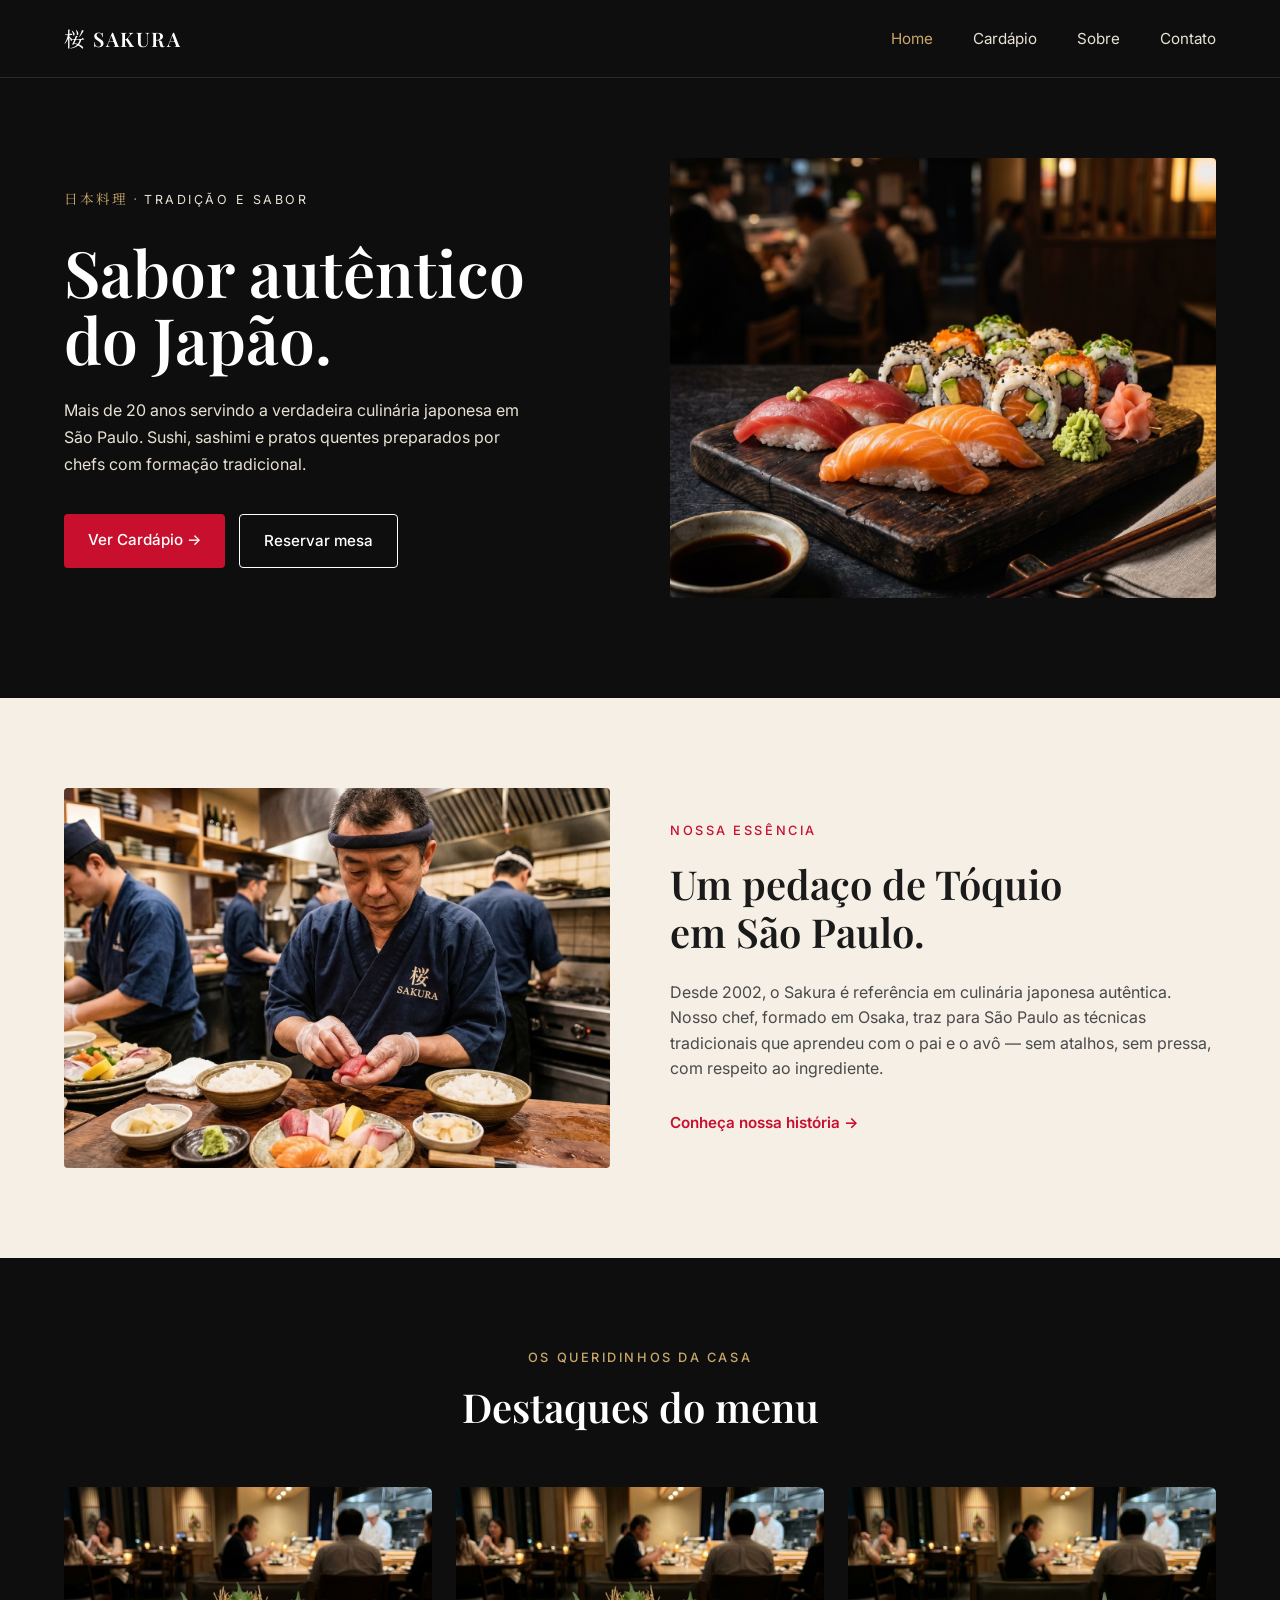
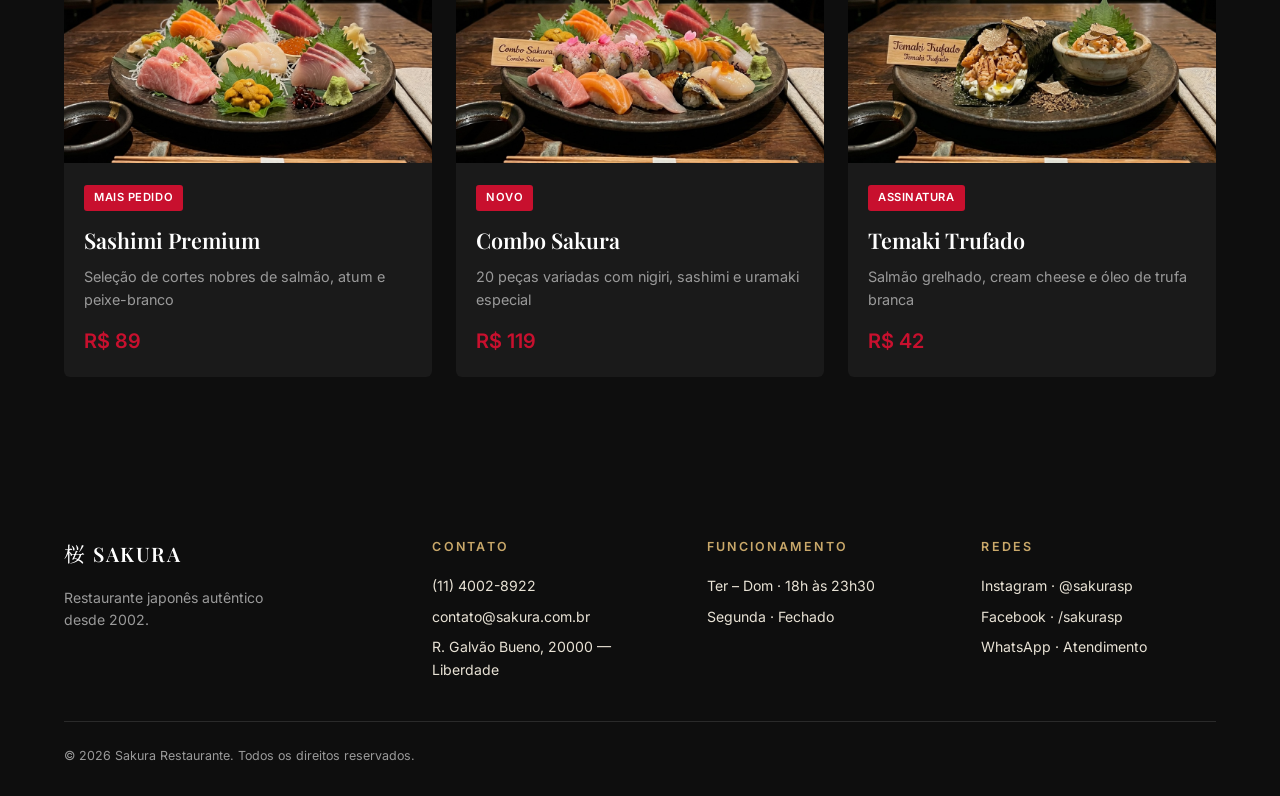
<file: index.html>
<!DOCTYPE html>
<html lang="pt-BR">
<head>
  <meta charset="UTF-8">
  <meta name="viewport" content="width=device-width, initial-scale=1.0">
  <title>Sakura · Restaurante Japonês</title>
  <link rel="stylesheet" href="src/css/estilo.css">
</head>
<body>

  <!-- ===== Cabecalho ===== -->
  <header class="cabecalho">
    <div class="container cabecalho-conteudo">
      <a href="index.html" class="logo">
        <span class="logo-kanji">桜</span>
        <span class="logo-texto">SAKURA</span>
      </a>

      <nav class="navegacao" id="navegacao">
        <ul class="menu">
          <li><a href="index.html" class="link-menu ativo">Home</a></li>
          <li><a href="pages/portifolio.html" class="link-menu">Cardápio</a></li>
          <li><a href="pages/sobre.html" class="link-menu">Sobre</a></li>
          <li><a href="pages/contato.html" class="link-menu">Contato</a></li>
        </ul>
      </nav>

      <button class="botao-menu-mobile" id="botaoMenuMobile" aria-label="Abrir menu">
        <span></span>
        <span></span>
        <span></span>
      </button>
    </div>
  </header>

  <main>

    <!-- ===== Hero ===== -->
    <section class="hero">
      <div class="container hero-conteudo">
        <div class="hero-texto">
          <p class="kanji">日本料理 · <span class="kanji-pt">TRADIÇÃO E SABOR</span></p>
          <h1 class="hero-titulo">Sabor autêntico<br>do Japão.</h1>
          <p class="hero-descricao">
            Mais de 20 anos servindo a verdadeira culinária japonesa em São Paulo.
            Sushi, sashimi e pratos quentes preparados por chefs com formação tradicional.
          </p>
          <div class="hero-botoes">
            <a href="pages/portifolio.html" class="botao botao-primario">Ver Cardápio →</a>
            <a href="pages/contato.html" class="botao botao-secundario">Reservar mesa</a>
          </div>
        </div>

        <div class="hero-imagem">
          <img src="src/assets/img/hero-sushi.jpg" alt="Sushi premium da casa">
        </div>
      </div>
    </section>

    <!-- ===== Nossa Essencia ===== -->
    <section class="essencia">
      <div class="container essencia-conteudo">
        <div class="essencia-imagem">
          <img src="src/assets/img/chef-essencia.jpg" alt="Chef preparando sushi">
        </div>
        <div class="essencia-texto">
          <p class="subtitulo">NOSSA ESSÊNCIA</p>
          <h2 class="titulo-secao">Um pedaço de Tóquio<br>em São Paulo.</h2>
          <p class="essencia-descricao">
            Desde 2002, o Sakura é referência em culinária japonesa autêntica.
            Nosso chef, formado em Osaka, traz para São Paulo as técnicas
            tradicionais que aprendeu com o pai e o avô — sem atalhos, sem
            pressa, com respeito ao ingrediente.
          </p>
          <a href="pages/sobre.html" class="link-destaque">Conheça nossa história →</a>
        </div>
      </div>
    </section>

    <!-- ===== Destaques do menu ===== -->
    <section class="destaques">
      <div class="container">
        <div class="destaques-cabecalho">
          <p class="subtitulo subtitulo-dourado">OS QUERIDINHOS DA CASA</p>
          <h2 class="titulo-secao titulo-claro">Destaques do menu</h2>
        </div>

        <div class="grade-cards">

          <article class="card-prato">
            <div class="card-imagem">
              <img src="src/assets/img/sashimi-premium.jpg" alt="Sashimi Premium">
            </div>
            <div class="card-corpo">
              <span class="card-badge">MAIS PEDIDO</span>
              <h3 class="card-titulo">Sashimi Premium</h3>
              <p class="card-descricao">Seleção de cortes nobres de salmão, atum e peixe-branco</p>
              <p class="card-preco">R$ 89</p>
            </div>
          </article>

          <article class="card-prato">
            <div class="card-imagem">
              <img src="src/assets/img/combo-sakura.jpg" alt="Combo Sakura">
            </div>
            <div class="card-corpo">
              <span class="card-badge">NOVO</span>
              <h3 class="card-titulo">Combo Sakura</h3>
              <p class="card-descricao">20 peças variadas com nigiri, sashimi e uramaki especial</p>
              <p class="card-preco">R$ 119</p>
            </div>
          </article>

          <article class="card-prato">
            <div class="card-imagem">
              <img src="src/assets/img/temaki-trufado.jpg" alt="Temaki Trufado">
            </div>
            <div class="card-corpo">
              <span class="card-badge">ASSINATURA</span>
              <h3 class="card-titulo">Temaki Trufado</h3>
              <p class="card-descricao">Salmão grelhado, cream cheese e óleo de trufa branca</p>
              <p class="card-preco">R$ 42</p>
            </div>
          </article>

        </div>
      </div>
    </section>

  </main>

  <!-- ===== Rodape ===== -->
  <footer class="rodape">
    <div class="container">
      <div class="rodape-grade">

        <div class="rodape-coluna rodape-marca">
          <div class="logo logo-rodape">
            <span class="logo-kanji">桜</span>
            <span class="logo-texto">SAKURA</span>
          </div>
          <p class="rodape-tagline">
            Restaurante japonês autêntico<br>desde 2002.
          </p>
        </div>

        <div class="rodape-coluna">
          <h4 class="rodape-titulo">CONTATO</h4>
          <ul class="rodape-lista">
            <li>(11) 4002-8922</li>
            <li>contato@sakura.com.br</li>
            <li>R. Galvão Bueno, 20000 — Liberdade</li>
          </ul>
        </div>

        <div class="rodape-coluna">
          <h4 class="rodape-titulo">FUNCIONAMENTO</h4>
          <ul class="rodape-lista">
            <li>Ter – Dom · 18h às 23h30</li>
            <li>Segunda · Fechado</li>
          </ul>
        </div>

        <div class="rodape-coluna">
          <h4 class="rodape-titulo">REDES</h4>
          <ul class="rodape-lista">
            <li>Instagram · @sakurasp</li>
            <li>Facebook · /sakurasp</li>
            <li>WhatsApp · Atendimento</li>
          </ul>
        </div>

      </div>

      <div class="rodape-base">
        <p>© 2026 Sakura Restaurante. Todos os direitos reservados.</p>
      </div>
    </div>
  </footer>

  <script src="src/js/script.js"></script>
</body>
</html>
</file>
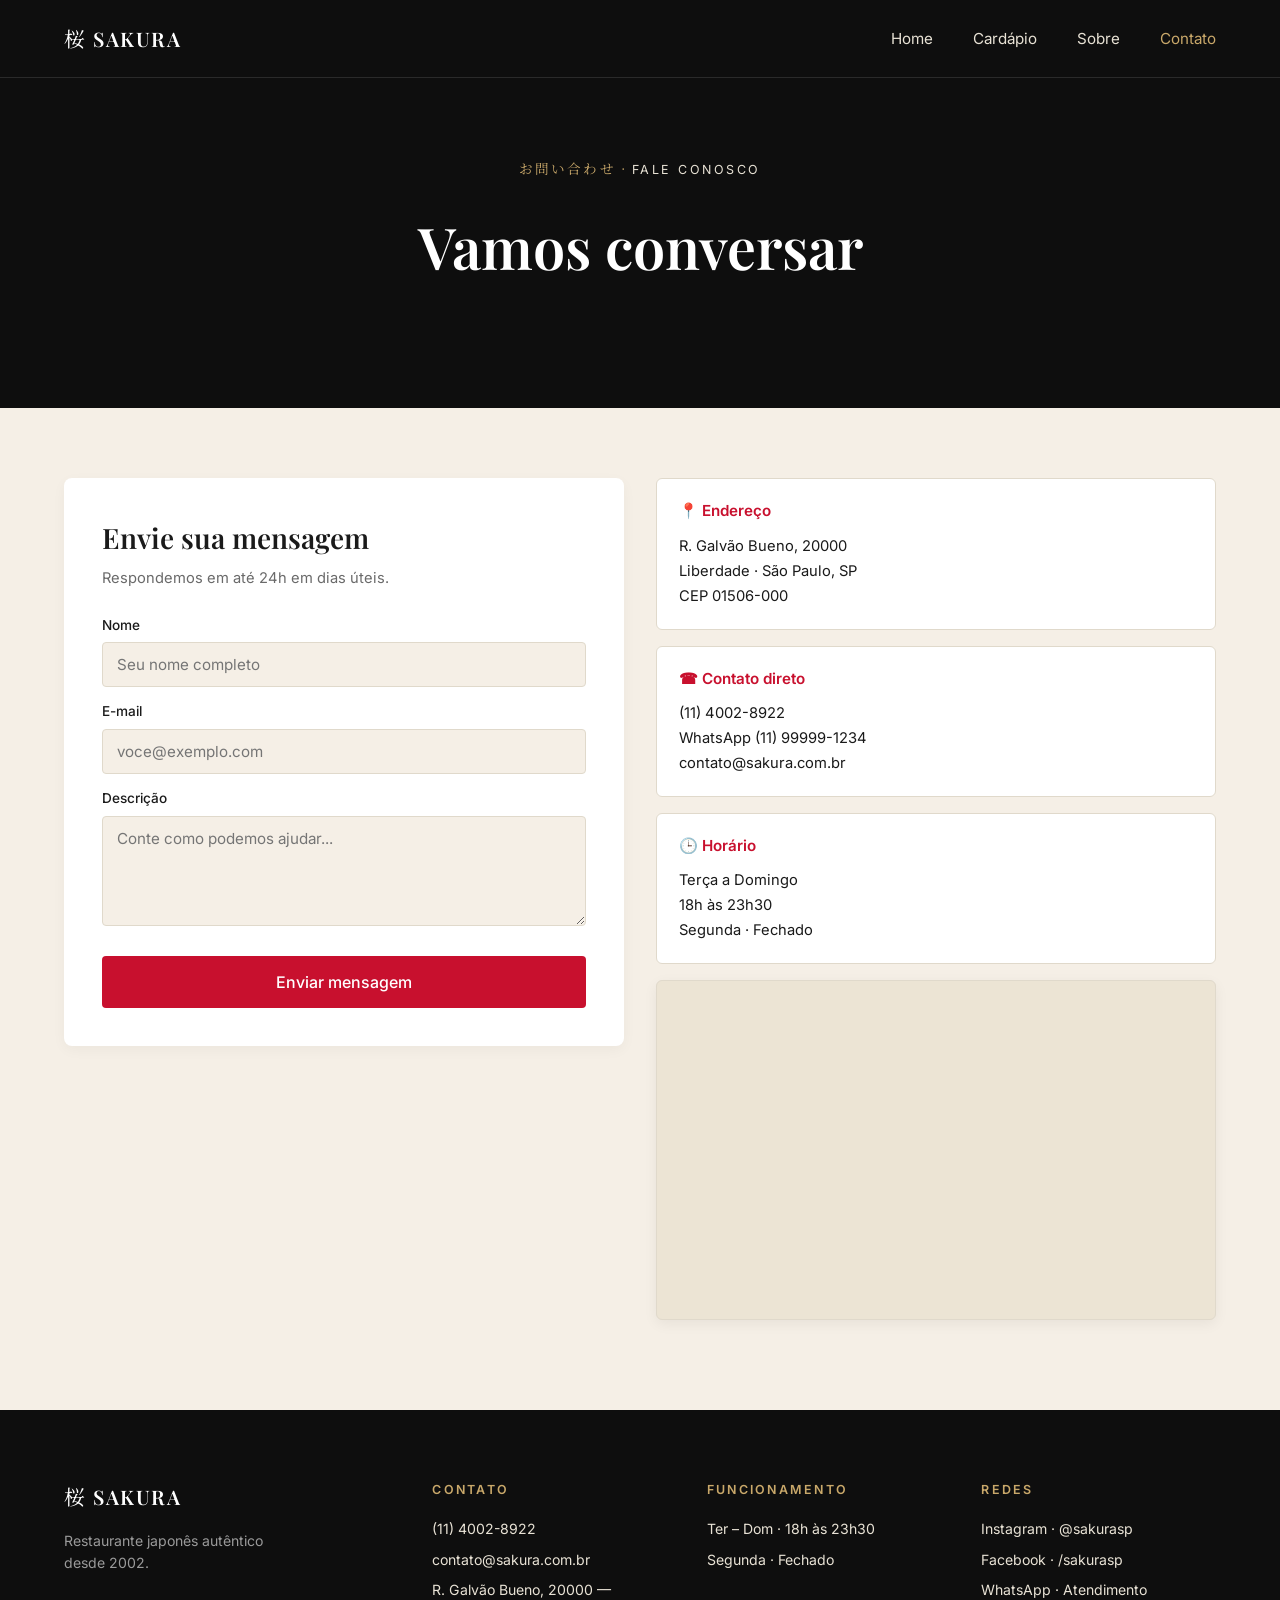
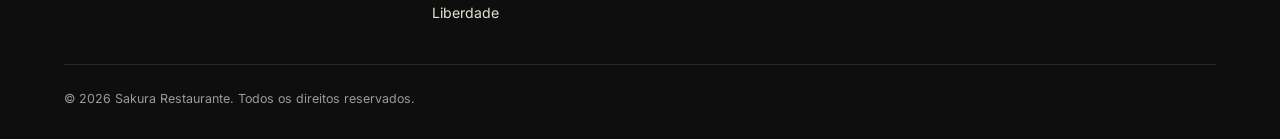
<file: pages/contato.html>
<!DOCTYPE html>
  <html lang="pt-BR">
  <head>
    <meta charset="UTF-8">
    <meta name="viewport" content="width=device-width, initial-scale=1.0">
    <title>Contato · Sakura</title>
    <link rel="stylesheet" href="../src/css/estilo.css">
  </head>
  <body>

    <header class="cabecalho">
      <div class="container cabecalho-conteudo">
        <a href="../index.html" class="logo">
          <span class="logo-kanji">桜</span>
          <span class="logo-texto">SAKURA</span>
        </a>

        <nav class="navegacao" id="navegacao">
          <ul class="menu">
            <li><a href="../index.html" class="link-menu">Home</a></li>
            <li><a href="portifolio.html" class="link-menu">Cardápio</a></li>
            <li><a href="sobre.html" class="link-menu">Sobre</a></li>
            <li><a href="contato.html" class="link-menu ativo">Contato</a></li>
          </ul>
        </nav>

        <button class="botao-menu-mobile" id="botaoMenuMobile" aria-label="Abrir menu">
          <span></span>
          <span></span>
          <span></span>
        </button>
      </div>
    </header>

    <main>

      <section class="pagina-hero">
        <div class="container">
          <p class="kanji">お問い合わせ · <span class="kanji-pt">FALE CONOSCO</span></p>
          <h1 class="pagina-titulo">Vamos conversar</h1>
        </div>
      </section>

      <section class="contato">
        <div class="container contato-grade">

          <div class="contato-form">
            <h2 class="form-titulo">Envie sua mensagem</h2>
            <p class="form-subtitulo">Respondemos em até 24h em dias úteis.</p>

            <form id="formContato">
              <label for="nome">Nome</label>
              <input type="text" id="nome" name="nome" placeholder="Seu nome completo" required>

              <label for="email">E-mail</label>
              <input type="email" id="email" name="email" placeholder="voce@exemplo.com" required>

              <label for="descricao">Descrição</label>
              <textarea id="descricao" name="descricao" placeholder="Conte como podemos ajudar..." rows="4" required></textarea>

              <button type="submit" class="botao botao-primario form-botao">Enviar mensagem</button>
            </form>
          </div>

          <div class="contato-info">

            <div class="info-card">
              <h3 class="info-titulo">📍 Endereço</h3>
              <p>R. Galvão Bueno, 20000<br>Liberdade · São Paulo, SP<br>CEP 01506-000</p>
            </div>

            <div class="info-card">
              <h3 class="info-titulo">☎ Contato direto</h3>
              <p>(11) 4002-8922<br>WhatsApp (11) 99999-1234<br>contato@sakura.com.br</p>
            </div>

            <div class="info-card">
              <h3 class="info-titulo">🕒 Horário</h3>
              <p>Terça a Domingo<br>18h às 23h30<br>Segunda · Fechado</p>
            </div>

            <div class="info-mapa">
              <iframe
                src="https://www.google.com/maps?q=Liberdade,São+Paulo,SP&z=15&output=embed"
                title="Mapa da Liberdade, São Paulo"
                width="100%"
                height="100%"
                frameborder="0"
                loading="lazy"
                referrerpolicy="no-referrer-when-downgrade"
                allowfullscreen></iframe>
            </div>

          </div>
        </div>
      </section>

    </main>

    <footer class="rodape">
      <div class="container">
        <div class="rodape-grade">

          <div class="rodape-coluna rodape-marca">
            <div class="logo logo-rodape">
              <span class="logo-kanji">桜</span>
              <span class="logo-texto">SAKURA</span>
            </div>
            <p class="rodape-tagline">
              Restaurante japonês autêntico<br>desde 2002.
            </p>
          </div>

          <div class="rodape-coluna">
            <h4 class="rodape-titulo">CONTATO</h4>
            <ul class="rodape-lista">
              <li>(11) 4002-8922</li>
              <li>contato@sakura.com.br</li>
              <li>R. Galvão Bueno, 20000 — Liberdade</li>
            </ul>
          </div>

          <div class="rodape-coluna">
            <h4 class="rodape-titulo">FUNCIONAMENTO</h4>
            <ul class="rodape-lista">
              <li>Ter – Dom · 18h às 23h30</li>
              <li>Segunda · Fechado</li>
            </ul>
          </div>

          <div class="rodape-coluna">
            <h4 class="rodape-titulo">REDES</h4>
            <ul class="rodape-lista">
              <li>Instagram · @sakurasp</li>
              <li>Facebook · /sakurasp</li>
              <li>WhatsApp · Atendimento</li>
            </ul>
          </div>

        </div>

        <div class="rodape-base">
          <p>© 2026 Sakura Restaurante. Todos os direitos reservados.</p>
        </div>
      </div>
    </footer>

    <script src="../src/js/script.js"></script>
  </body>
  </html>
</file>
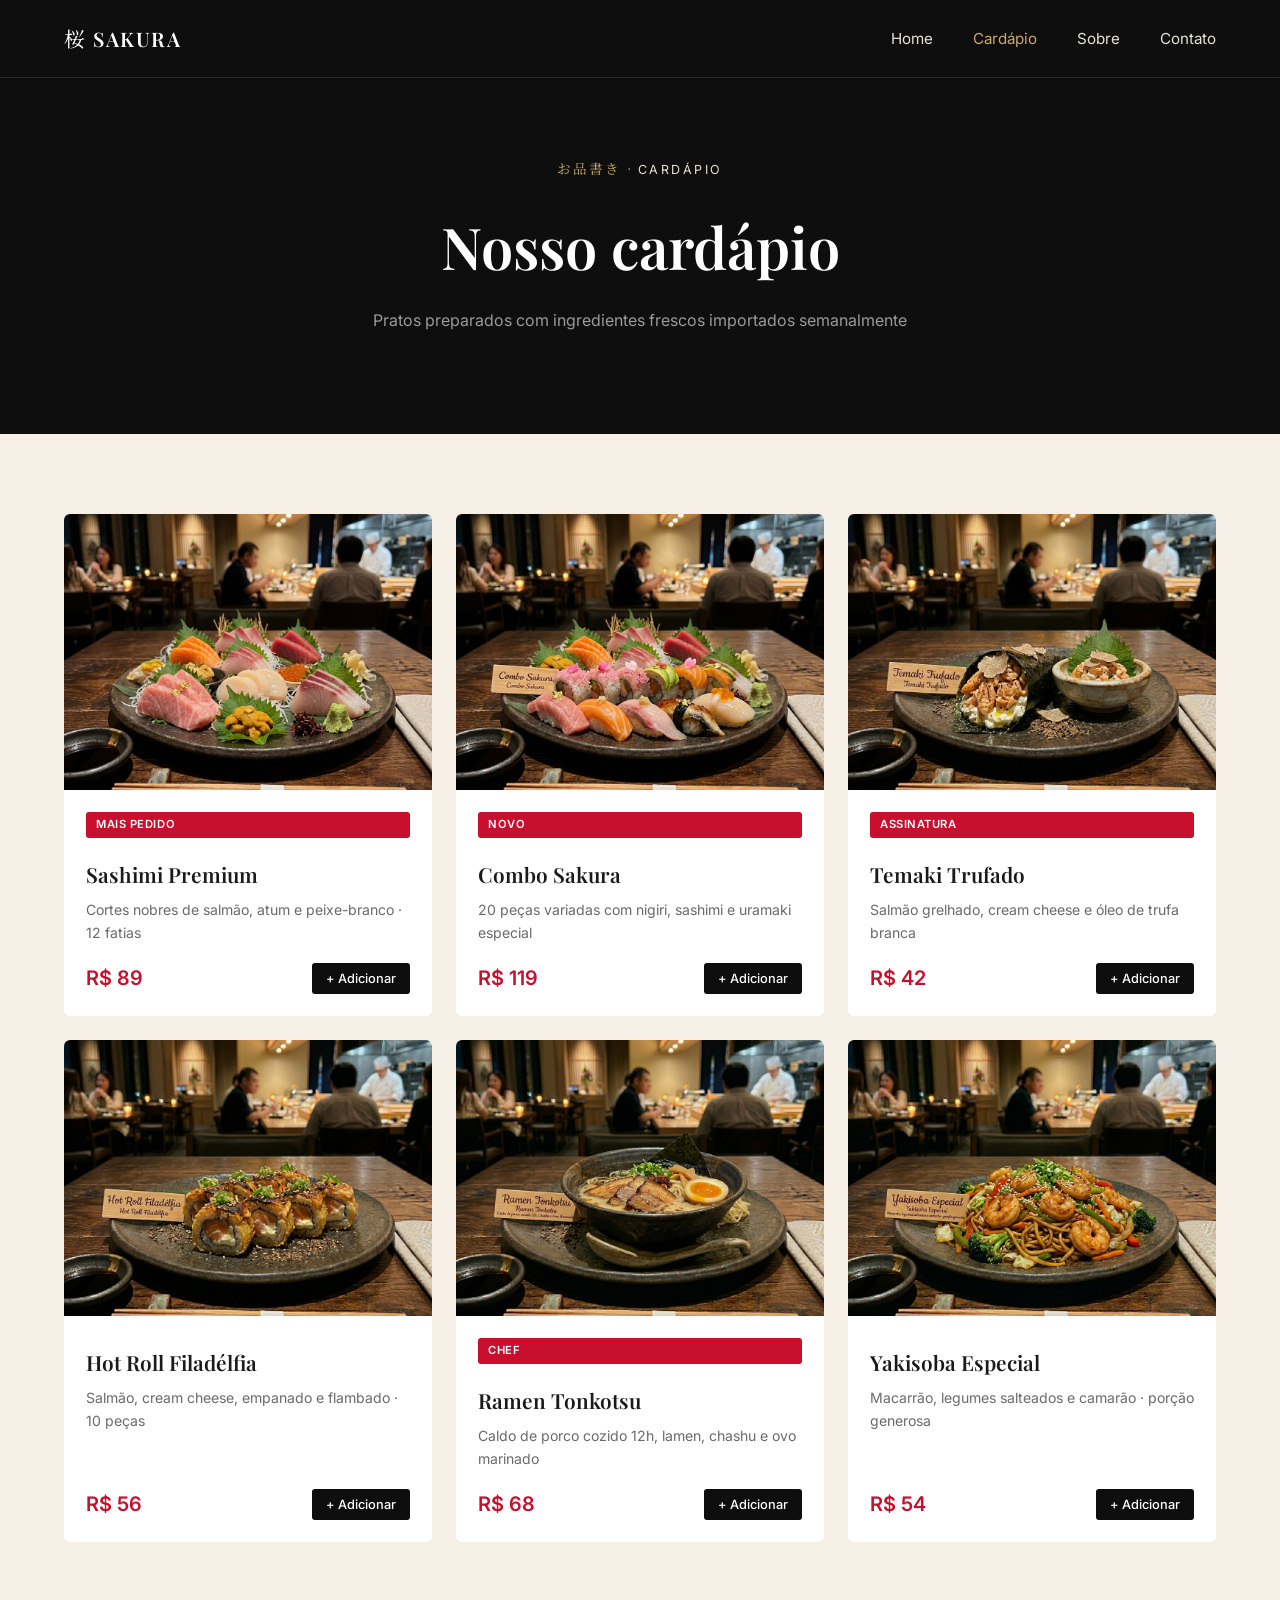
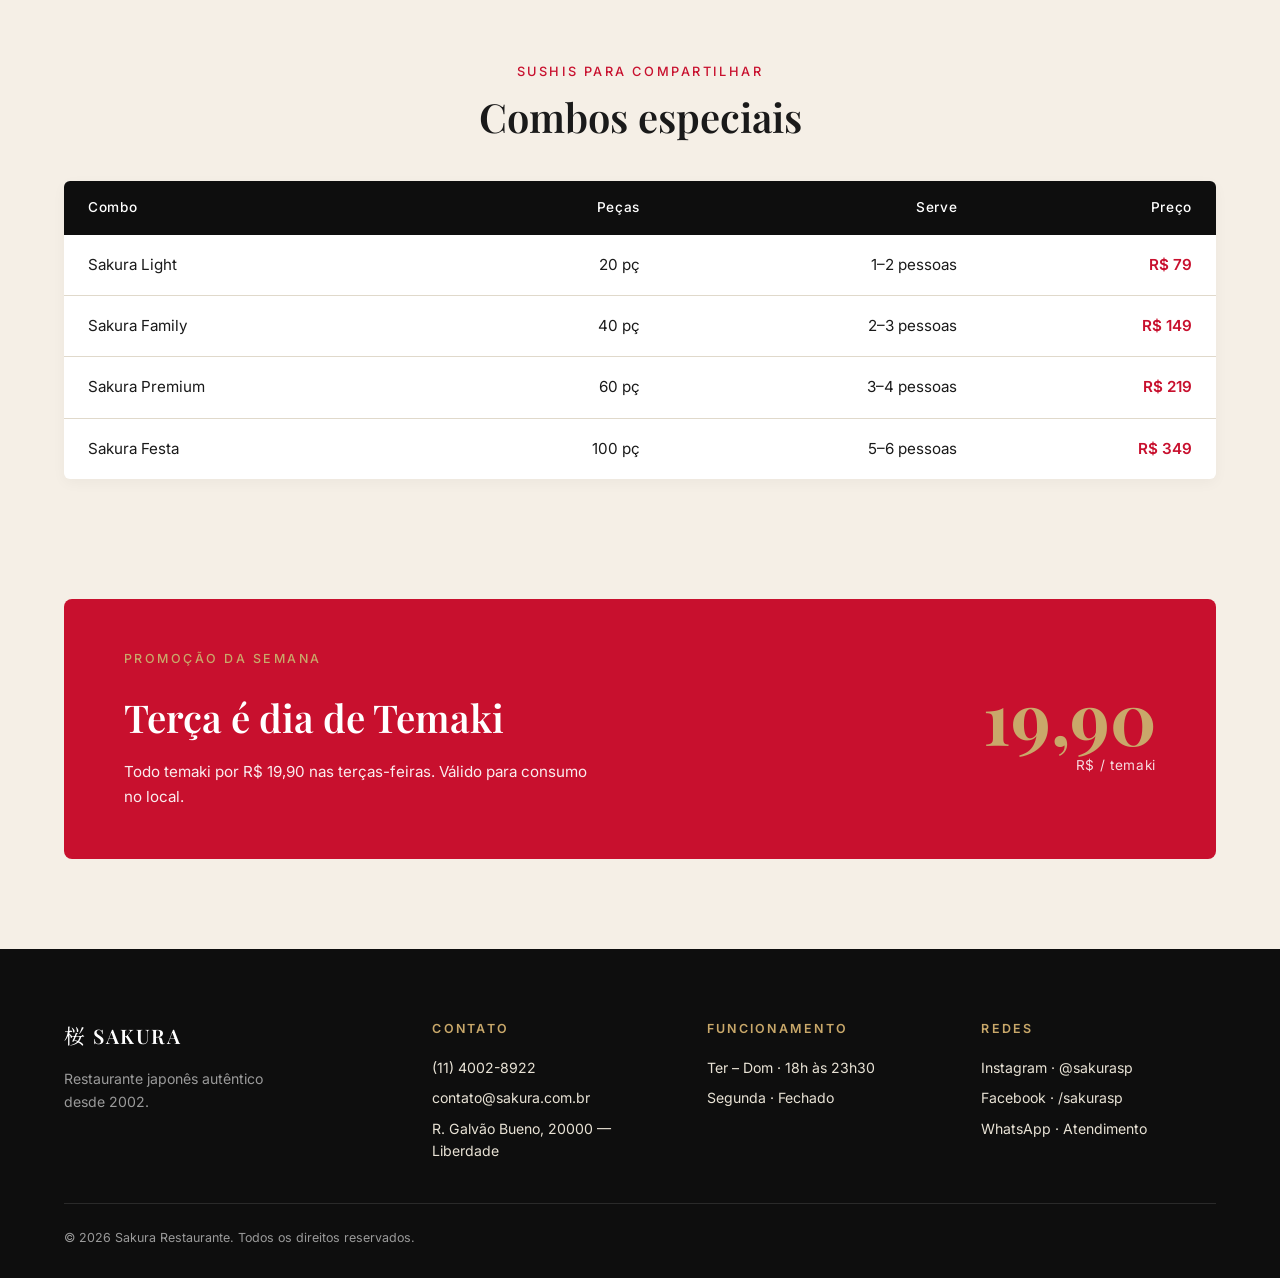
<file: pages/portifolio.html>
<!DOCTYPE html>
  <html lang="pt-BR">
  <head>
    <meta charset="UTF-8">
    <meta name="viewport" content="width=device-width, initial-scale=1.0">
    <title>Cardápio · Sakura</title>
    <link rel="stylesheet" href="../src/css/estilo.css">
  </head>
  <body>

    <header class="cabecalho">
      <div class="container cabecalho-conteudo">
        <a href="../index.html" class="logo">
          <span class="logo-kanji">桜</span>
          <span class="logo-texto">SAKURA</span>
        </a>

        <nav class="navegacao" id="navegacao">
          <ul class="menu">
            <li><a href="../index.html" class="link-menu">Home</a></li>
            <li><a href="portifolio.html" class="link-menu ativo">Cardápio</a></li>
            <li><a href="sobre.html" class="link-menu">Sobre</a></li>
            <li><a href="contato.html" class="link-menu">Contato</a></li>
          </ul>
        </nav>

        <button class="botao-menu-mobile" id="botaoMenuMobile" aria-label="Abrir menu">
          <span></span>
          <span></span>
          <span></span>
        </button>
      </div>
    </header>

    <main>

      <section class="pagina-hero">
        <div class="container pagina-hero-conteudo">
          <p class="kanji">お品書き · <span class="kanji-pt">CARDÁPIO</span></p>
          <h1 class="pagina-titulo">Nosso cardápio</h1>
          <p class="pagina-subtitulo">Pratos preparados com ingredientes frescos importados semanalmente</p>
        </div>
      </section>

      <section class="pratos">
        <div class="container">
          <div class="grade-pratos">

            <article class="card-prato-cardapio">
              <div class="card-imagem-clara">
                <img src="../src/assets/img/sashimi-premium.jpg" alt="Sashimi Premium">
              </div>
              <div class="card-corpo-claro">
                <span class="card-badge">MAIS PEDIDO</span>
                <h3 class="card-titulo-escuro">Sashimi Premium</h3>
                <p class="card-descricao-escura">Cortes nobres de salmão, atum e peixe-branco · 12 fatias</p>
                <div class="card-rodape">
                  <span class="card-preco">R$ 89</span>
                  <button class="botao-adicionar">+ Adicionar</button>
                </div>
              </div>
            </article>

            <article class="card-prato-cardapio">
              <div class="card-imagem-clara">
                <img src="../src/assets/img/combo-sakura.jpg" alt="Combo Sakura">
              </div>
              <div class="card-corpo-claro">
                <span class="card-badge">NOVO</span>
                <h3 class="card-titulo-escuro">Combo Sakura</h3>
                <p class="card-descricao-escura">20 peças variadas com nigiri, sashimi e uramaki especial</p>
                <div class="card-rodape">
                  <span class="card-preco">R$ 119</span>
                  <button class="botao-adicionar">+ Adicionar</button>
                </div>
              </div>
            </article>

            <article class="card-prato-cardapio">
              <div class="card-imagem-clara">
                <img src="../src/assets/img/temaki-trufado.jpg" alt="Temaki Trufado">
              </div>
              <div class="card-corpo-claro">
                <span class="card-badge">ASSINATURA</span>
                <h3 class="card-titulo-escuro">Temaki Trufado</h3>
                <p class="card-descricao-escura">Salmão grelhado, cream cheese e óleo de trufa branca</p>
                <div class="card-rodape">
                  <span class="card-preco">R$ 42</span>
                  <button class="botao-adicionar">+ Adicionar</button>
                </div>
              </div>
            </article>

            <article class="card-prato-cardapio">
              <div class="card-imagem-clara">
                <img src="../src/assets/img/hot-roll-filadelfia.jpg" alt="Hot Roll Filadélfia">
              </div>
              <div class="card-corpo-claro">
                <h3 class="card-titulo-escuro">Hot Roll Filadélfia</h3>
                <p class="card-descricao-escura">Salmão, cream cheese, empanado e flambado · 10 peças</p>
                <div class="card-rodape">
                  <span class="card-preco">R$ 56</span>
                  <button class="botao-adicionar">+ Adicionar</button>
                </div>
              </div>
            </article>

            <article class="card-prato-cardapio">
              <div class="card-imagem-clara">
                <img src="../src/assets/img/ramen-tonkotsu.jpg" alt="Ramen Tonkotsu">
              </div>
              <div class="card-corpo-claro">
                <span class="card-badge">CHEF</span>
                <h3 class="card-titulo-escuro">Ramen Tonkotsu</h3>
                <p class="card-descricao-escura">Caldo de porco cozido 12h, lamen, chashu e ovo marinado</p>
                <div class="card-rodape">
                  <span class="card-preco">R$ 68</span>
                  <button class="botao-adicionar">+ Adicionar</button>
                </div>
              </div>
            </article>

            <article class="card-prato-cardapio">
              <div class="card-imagem-clara">
                <img src="../src/assets/img/yakisoba-especial.jpg" alt="Yakisoba Especial">
              </div>
              <div class="card-corpo-claro">
                <h3 class="card-titulo-escuro">Yakisoba Especial</h3>
                <p class="card-descricao-escura">Macarrão, legumes salteados e camarão · porção generosa</p>
                <div class="card-rodape">
                  <span class="card-preco">R$ 54</span>
                  <button class="botao-adicionar">+ Adicionar</button>
                </div>
              </div>
            </article>

          </div>
        </div>
      </section>

      <section class="combos">
        <div class="container">
          <div class="combos-cabecalho">
            <p class="subtitulo">SUSHIS PARA COMPARTILHAR</p>
            <h2 class="titulo-secao">Combos especiais</h2>
          </div>

          <div class="tabela-wrapper">
            <table class="tabela-combos">
              <thead>
                <tr>
                  <th>Combo</th>
                  <th>Peças</th>
                  <th>Serve</th>
                  <th>Preço</th>
                </tr>
              </thead>
              <tbody>
                <tr>
                  <td>Sakura Light</td>
                  <td>20 pç</td>
                  <td>1–2 pessoas</td>
                  <td class="preco-combo">R$ 79</td>
                </tr>
                <tr>
                  <td>Sakura Family</td>
                  <td>40 pç</td>
                  <td>2–3 pessoas</td>
                  <td class="preco-combo">R$ 149</td>
                </tr>
                <tr>
                  <td>Sakura Premium</td>
                  <td>60 pç</td>
                  <td>3–4 pessoas</td>
                  <td class="preco-combo">R$ 219</td>
                </tr>
                <tr>
                  <td>Sakura Festa</td>
                  <td>100 pç</td>
                  <td>5–6 pessoas</td>
                  <td class="preco-combo">R$ 349</td>
                </tr>
              </tbody>
            </table>
          </div>
        </div>
      </section>

      <section class="promocao">
        <div class="container">
          <div class="promocao-banner">
            <div class="promocao-texto">
              <p class="subtitulo-claro">PROMOÇÃO DA SEMANA</p>
              <h2 class="promocao-titulo">Terça é dia de Temaki</h2>
              <p class="promocao-descricao">Todo temaki por R$ 19,90 nas terças-feiras. Válido para consumo no local.</p>
            </div>
            <div class="promocao-preco">
              <span class="promocao-valor">19,90</span>
              <span class="promocao-unidade">R$ / temaki</span>
            </div>
          </div>
        </div>
      </section>

    </main>

    <footer class="rodape">
      <div class="container">
        <div class="rodape-grade">

          <div class="rodape-coluna rodape-marca">
            <div class="logo logo-rodape">
              <span class="logo-kanji">桜</span>
              <span class="logo-texto">SAKURA</span>
            </div>
            <p class="rodape-tagline">
              Restaurante japonês autêntico<br>desde 2002.
            </p>
          </div>

          <div class="rodape-coluna">
            <h4 class="rodape-titulo">CONTATO</h4>
            <ul class="rodape-lista">
              <li>(11) 4002-8922</li>
              <li>contato@sakura.com.br</li>
              <li>R. Galvão Bueno, 20000 — Liberdade</li>
            </ul>
          </div>

          <div class="rodape-coluna">
            <h4 class="rodape-titulo">FUNCIONAMENTO</h4>
            <ul class="rodape-lista">
              <li>Ter – Dom · 18h às 23h30</li>
              <li>Segunda · Fechado</li>
            </ul>
          </div>

          <div class="rodape-coluna">
            <h4 class="rodape-titulo">REDES</h4>
            <ul class="rodape-lista">
              <li>Instagram · @sakurasp</li>
              <li>Facebook · /sakurasp</li>
              <li>WhatsApp · Atendimento</li>
            </ul>
          </div>

        </div>

        <div class="rodape-base">
          <p>© 2026 Sakura Restaurante. Todos os direitos reservados.</p>
        </div>
      </div>
    </footer>

    <script src="../src/js/script.js"></script>
  </body>
  </html>
</file>
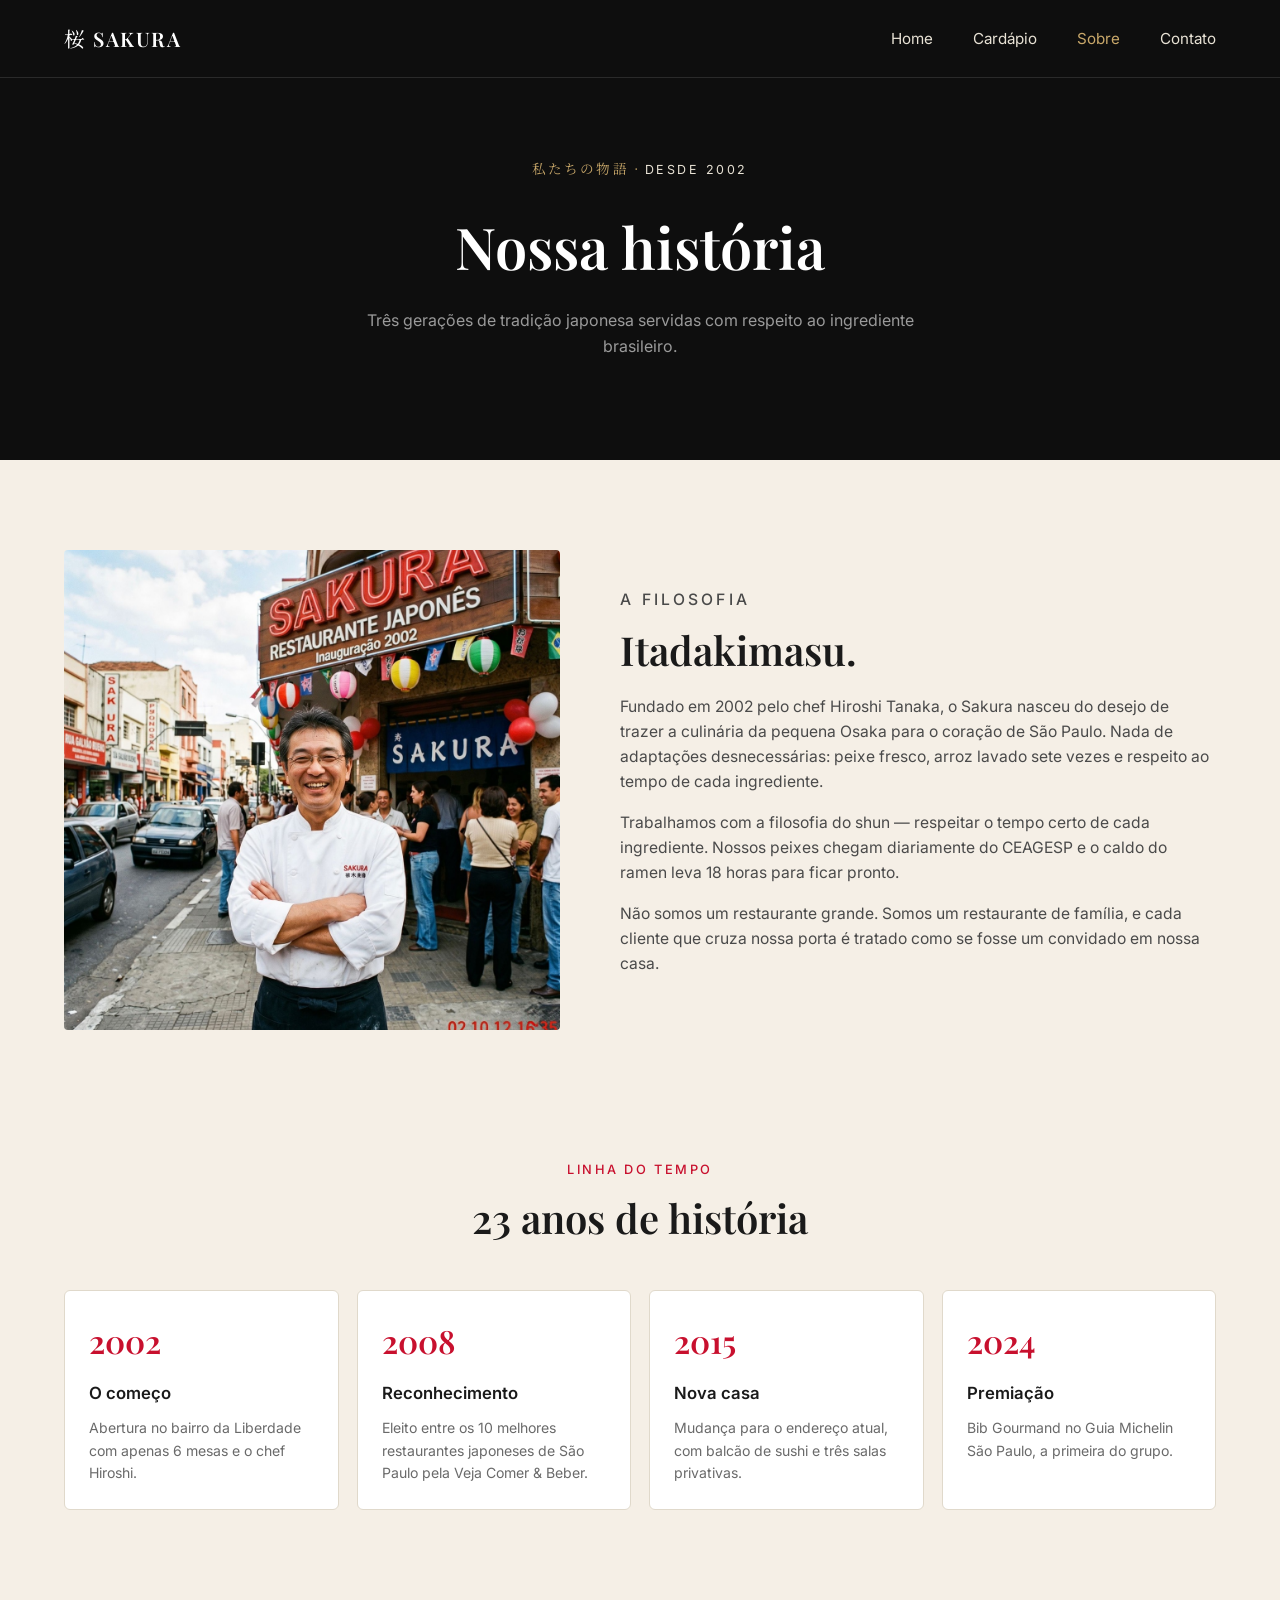
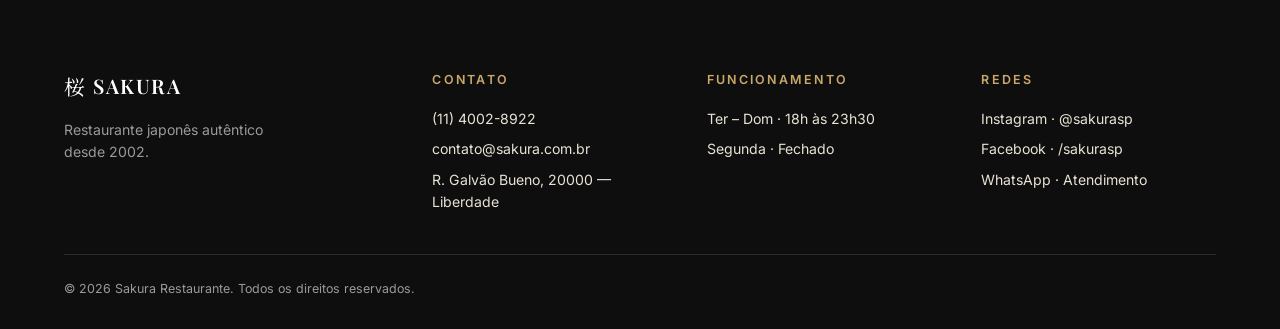
<file: pages/sobre.html>
<!DOCTYPE html>
<html lang="pt-BR">
<head>
  <meta charset="UTF-8">
  <meta name="viewport" content="width=device-width, initial-scale=1.0">
  <title>Sobre · Sakura</title>
  <link rel="stylesheet" href="../src/css/estilo.css">
</head>
<body>

  <header class="cabecalho">
    <div class="container cabecalho-conteudo">
      <a href="../index.html" class="logo">
        <span class="logo-kanji">桜</span>
        <span class="logo-texto">SAKURA</span>
      </a>

      <nav class="navegacao" id="navegacao">
        <ul class="menu">
          <li><a href="../index.html" class="link-menu">Home</a></li>
          <li><a href="portifolio.html" class="link-menu">Cardápio</a></li>
          <li><a href="sobre.html" class="link-menu ativo">Sobre</a></li>
          <li><a href="contato.html" class="link-menu">Contato</a></li>
        </ul>
      </nav>

      <button class="botao-menu-mobile" id="botaoMenuMobile" aria-label="Abrir menu">
        <span></span>
        <span></span>
        <span></span>
      </button>
    </div>
  </header>

  <main>

    <section class="pagina-hero">
      <div class="container">
        <p class="kanji">私たちの物語 · <span class="kanji-pt">DESDE 2002</span></p>
        <h1 class="pagina-titulo">Nossa história</h1>
        <p class="pagina-subtitulo">Três gerações de tradição japonesa servidas com respeito ao ingrediente brasileiro.</p>
      </div>
    </section>

    <section class="filosofia">
      <div class="container filosofia-conteudo">
        <div class="filosofia-imagem">
          <img src="../src/assets/img/sobre-restaurante.jpg" alt="Salão do restaurante Sakura">
        </div>
        <div class="filosofia-texto">
          <p class="subtitulo">A FILOSOFIA</p>
          <h2 class="titulo-secao">Itadakimasu.</h2>
          <p>Fundado em 2002 pelo chef Hiroshi Tanaka, o Sakura nasceu do desejo de trazer a culinária da pequena Osaka para o coração de São Paulo. Nada de adaptações desnecessárias: peixe fresco, arroz lavado sete vezes e respeito ao tempo de cada ingrediente.</p>
          <p>Trabalhamos com a filosofia do shun — respeitar o tempo certo de cada ingrediente. Nossos peixes chegam diariamente do CEAGESP e o caldo do ramen leva 18 horas para ficar pronto.</p>
          <p>Não somos um restaurante grande. Somos um restaurante de família, e cada cliente que cruza nossa porta é tratado como se fosse um convidado em nossa casa.</p>
        </div>
      </div>
    </section>

    <section class="linha-tempo">
      <div class="container">
        <p class="subtitulo">LINHA DO TEMPO</p>
        <h2 class="titulo-secao">23 anos de história</h2>
        <div class="grade-tempo">

          <article class="card-tempo">
            <h3 class="tempo-ano">2002</h3>
            <h4 class="tempo-titulo">O começo</h4>
            <p class="tempo-texto">Abertura no bairro da Liberdade com apenas 6 mesas e o chef Hiroshi.</p>
          </article>

          <article class="card-tempo">
            <h3 class="tempo-ano">2008</h3>
            <h4 class="tempo-titulo">Reconhecimento</h4>
            <p class="tempo-texto">Eleito entre os 10 melhores restaurantes japoneses de São Paulo pela Veja Comer & Beber.</p>
          </article>

          <article class="card-tempo">
            <h3 class="tempo-ano">2015</h3>
            <h4 class="tempo-titulo">Nova casa</h4>
            <p class="tempo-texto">Mudança para o endereço atual, com balcão de sushi e três salas privativas.</p>
          </article>

          <article class="card-tempo">
            <h3 class="tempo-ano">2024</h3>
            <h4 class="tempo-titulo">Premiação</h4>
            <p class="tempo-texto">Bib Gourmand no Guia Michelin São Paulo, a primeira do grupo.</p>
          </article>

        </div>
      </div>
    </section>

  </main>

  <footer class="rodape">
    <div class="container">
      <div class="rodape-grade">

        <div class="rodape-coluna rodape-marca">
          <div class="logo logo-rodape">
            <span class="logo-kanji">桜</span>
            <span class="logo-texto">SAKURA</span>
          </div>
          <p class="rodape-tagline">
            Restaurante japonês autêntico<br>desde 2002.
          </p>
        </div>

        <div class="rodape-coluna">
          <h4 class="rodape-titulo">CONTATO</h4>
          <ul class="rodape-lista">
            <li>(11) 4002-8922</li>
            <li>contato@sakura.com.br</li>
            <li>R. Galvão Bueno, 20000 — Liberdade</li>
          </ul>
        </div>

        <div class="rodape-coluna">
          <h4 class="rodape-titulo">FUNCIONAMENTO</h4>
          <ul class="rodape-lista">
            <li>Ter – Dom · 18h às 23h30</li>
            <li>Segunda · Fechado</li>
          </ul>
        </div>

        <div class="rodape-coluna">
          <h4 class="rodape-titulo">REDES</h4>
          <ul class="rodape-lista">
            <li>Instagram · @sakurasp</li>
            <li>Facebook · /sakurasp</li>
            <li>WhatsApp · Atendimento</li>
          </ul>
        </div>

      </div>

      <div class="rodape-base">
        <p>© 2026 Sakura Restaurante. Todos os direitos reservados.</p>
      </div>
    </div>
  </footer>

  <script src="../src/js/script.js"></script>
</body>
</html>
</file>
<file: src/css/estilo.css>
/* =========================================================
   SAKURA - Restaurante Japones
   Arquivo de estilos principal
   ========================================================= */

/* Fontes do Google Fonts */
@import url('https://fonts.googleapis.com/css2?family=Playfair+Display:wght@400;600;700&family=Inter:wght@300;400;500;600&family=Noto+Serif+JP:wght@400;600&display=swap');

/* ---------- Variaveis de cor e tamanho ---------- */
:root {
  --preto: #0e0e0e;
  --preto-card: #1a1a1a;
  --creme: #f5efe6;
  --creme-escuro: #ece4d4;
  --vermelho: #c8102e;
  --vermelho-escuro: #a30d24;
  --dourado: #c9a86a;
  --branco: #ffffff;
  --texto-escuro: #1a1a1a;
  --texto-claro: #e8e2d5;
  --texto-suave: #9a9a9a;
  --borda-escura: #2a2a2a;
  --borda-clara: #e0d9cb;

  --fonte-titulo: 'Playfair Display', serif;
  --fonte-texto: 'Inter', sans-serif;
  --fonte-japones: 'Noto Serif JP', serif;

  --largura-max: 1200px;
}

/* ---------- Reset basico ---------- */
* {
  margin: 0;
  padding: 0;
  box-sizing: border-box;
}

html {
  scroll-behavior: smooth;
}

body {
  font-family: var(--fonte-texto);
  font-size: 16px;
  line-height: 1.6;
  color: var(--texto-escuro);
  background-color: var(--creme);
}

a {
  color: inherit;
  text-decoration: none;
}

ul {
  list-style: none;
}

img {
  max-width: 100%;
  display: block;
}

button {
  font-family: inherit;
  cursor: pointer;
  border: none;
  background: none;
}

/* ---------- Container utilitario ---------- */
.container {
  width: 100%;
  max-width: var(--largura-max);
  margin: 0 auto;
  padding: 0 24px;
}

/* ---------- Tipografia comum ---------- */
.titulo-secao {
  font-family: var(--fonte-titulo);
  font-size: 2.5rem;
  font-weight: 600;
  line-height: 1.2;
}

.subtitulo {
  font-family: var(--fonte-texto);
  font-size: 0.8rem;
  font-weight: 500;
  letter-spacing: 0.2em;
  text-transform: uppercase;
  color: var(--vermelho);
}

.kanji {
  font-family: var(--fonte-japones);
  color: var(--dourado);
  font-size: 0.85rem;
  letter-spacing: 0.15em;
}

/* ---------- Botoes ---------- */
.botao {
  display: inline-block;
  padding: 14px 24px;
  font-family: var(--fonte-texto);
  font-size: 0.95rem;
  font-weight: 500;
  border-radius: 4px;
  transition: opacity 0.2s, transform 0.2s;
}

.botao:hover {
  opacity: 0.9;
  transform: translateY(-1px);
}

.botao-primario {
  background-color: var(--vermelho);
  color: var(--branco);
}

.botao-secundario {
  background-color: transparent;
  color: var(--branco);
  border: 1px solid var(--branco);
}

/* ---------- Cabecalho ---------- */
.cabecalho {
  background-color: var(--preto);
  padding: 22px 0;
  position: sticky;
  top: 0;
  z-index: 100;
  border-bottom: 1px solid var(--borda-escura);
}

.cabecalho-conteudo {
  display: flex;
  align-items: center;
  justify-content: space-between;
}

.logo {
  display: flex;
  align-items: center;
  gap: 8px;
  color: var(--branco);
}

.logo-kanji {
  font-family: var(--fonte-japones);
  color: var(--branco);
  font-size: 1.3rem;
}

.logo-texto {
  font-family: var(--fonte-titulo);
  font-size: 1.25rem;
  font-weight: 600;
  letter-spacing: 0.08em;
}

.menu {
  display: flex;
  gap: 40px;
}

.link-menu {
  color: var(--texto-claro);
  font-size: 0.95rem;
  font-weight: 400;
  transition: color 0.2s;
}

.link-menu:hover {
  color: var(--dourado);
}

.link-menu.ativo {
  color: var(--dourado);
}

/* Botao do menu mobile (hamburger) */
.botao-menu-mobile {
  display: none;
  flex-direction: column;
  gap: 5px;
  padding: 6px;
}

.botao-menu-mobile span {
  display: block;
  width: 24px;
  height: 2px;
  background-color: var(--branco);
  transition: 0.3s;
}

/* ---------- Hero ---------- */
.hero {
  background-color: var(--preto);
  color: var(--branco);
  padding: 80px 0 100px;
}

.hero-conteudo {
  display: grid;
  grid-template-columns: 1fr 1fr;
  gap: 60px;
  align-items: center;
}

.hero-texto .kanji {
  display: block;
  margin-bottom: 28px;
}

.kanji-pt {
  color: var(--texto-claro);
  letter-spacing: 0.2em;
  font-family: var(--fonte-texto);
  font-size: 0.78rem;
}

.hero-titulo {
  font-family: var(--fonte-titulo);
  font-size: 4rem;
  font-weight: 600;
  line-height: 1.05;
  margin-bottom: 24px;
}

.hero-descricao {
  font-size: 1rem;
  color: var(--texto-claro);
  line-height: 1.7;
  margin-bottom: 36px;
  max-width: 480px;
}

.hero-botoes {
  display: flex;
  gap: 14px;
  flex-wrap: wrap;
}

.hero-imagem {
  background-color: #3a0a14;
  height: 440px;
  border-radius: 4px;
  overflow: hidden;
  position: relative;
}

.hero-imagem img {
  width: 100%;
  height: 100%;
  object-fit: cover;
  display: block;
}

/* ---------- Nossa Essencia ---------- */
.essencia {
  background-color: var(--creme);
  padding: 90px 0;
}

.essencia-conteudo {
  display: grid;
  grid-template-columns: 1fr 1fr;
  gap: 60px;
  align-items: center;
}

.essencia-imagem {
  background-color: #d6a87a;
  height: 380px;
  border-radius: 4px;
  overflow: hidden;
}

.essencia-imagem img {
  width: 100%;
  height: 100%;
  object-fit: cover;
  display: block;
}

.essencia-texto .subtitulo {
  margin-bottom: 18px;
}

.essencia-descricao {
  margin: 24px 0 28px;
  color: #4a4a4a;
  font-size: 1rem;
}

.link-destaque {
  color: var(--vermelho);
  font-weight: 600;
  font-size: 0.95rem;
  transition: opacity 0.2s;
}

.link-destaque:hover {
  opacity: 0.75;
}

/* ---------- Destaques do menu ---------- */
.destaques {
  background-color: var(--preto);
  color: var(--branco);
  padding: 90px 0;
}

.destaques-cabecalho {
  text-align: center;
  margin-bottom: 56px;
}

.subtitulo-dourado {
  color: var(--dourado);
}

.titulo-claro {
  color: var(--branco);
  margin-top: 14px;
}

.grade-cards {
  display: grid;
  grid-template-columns: repeat(3, 1fr);
  gap: 24px;
}

.card-prato {
  background-color: var(--preto-card);
  border-radius: 6px;
  overflow: hidden;
  display: flex;
  flex-direction: column;
  transition: transform 0.25s;
}

.card-prato:hover {
  transform: translateY(-4px);
}

.card-imagem {
  background-color: #333333;
  aspect-ratio: 4 / 3;
  overflow: hidden;
}

.card-imagem img {
  width: 100%;
  height: 100%;
  object-fit: cover;
  object-position: center;
  display: block;
  transition: transform 0.4s ease;
}

.card-prato:hover .card-imagem img {
  transform: scale(1.04);
}

.card-corpo {
  padding: 20px;
  position: relative;
}

.card-badge {
  display: inline-block;
  background-color: var(--vermelho);
  color: var(--branco);
  font-size: 0.7rem;
  font-weight: 600;
  padding: 4px 10px;
  border-radius: 3px;
  margin-bottom: 12px;
  letter-spacing: 0.05em;
}

.card-titulo {
  font-family: var(--fonte-titulo);
  font-size: 1.35rem;
  font-weight: 600;
  margin-bottom: 8px;
}

.card-descricao {
  color: var(--texto-suave);
  font-size: 0.9rem;
  margin-bottom: 14px;
  min-height: 42px;
}

.card-preco {
  color: var(--vermelho);
  font-size: 1.25rem;
  font-weight: 600;
}

/* ---------- Rodape ---------- */
.rodape {
  background-color: var(--preto);
  color: var(--texto-claro);
  padding: 70px 0 30px;
}

.rodape-grade {
  display: grid;
  grid-template-columns: 1.4fr 1fr 1fr 1fr;
  gap: 40px;
  padding-bottom: 40px;
  border-bottom: 1px solid var(--borda-escura);
}

.logo-rodape {
  margin-bottom: 16px;
}

.rodape-tagline {
  font-size: 0.88rem;
  color: var(--texto-suave);
  line-height: 1.6;
}

.rodape-titulo {
  font-family: var(--fonte-texto);
  font-size: 0.78rem;
  font-weight: 600;
  letter-spacing: 0.18em;
  color: var(--dourado);
  margin-bottom: 18px;
}

.rodape-lista {
  display: flex;
  flex-direction: column;
  gap: 8px;
  font-size: 0.88rem;
  color: var(--texto-claro);
}

.rodape-base {
  padding-top: 24px;
  text-align: left;
  font-size: 0.78rem;
  color: var(--texto-suave);
}

/* ---------- Responsivo (mobile) ---------- */
@media (max-width: 768px) {
  .container {
    padding: 0 20px;
  }

  .titulo-secao {
    font-size: 1.9rem;
  }

  .botao-menu-mobile {
    display: flex;
  }

  .navegacao {
    display: none;
    position: absolute;
    top: 100%;
    left: 0;
    right: 0;
    background-color: var(--preto);
    border-bottom: 1px solid var(--borda-escura);
    padding: 20px;
  }

  .navegacao.aberto {
    display: block;
  }

  .menu {
    flex-direction: column;
    gap: 18px;
    text-align: center;
  }

  .hero {
    padding: 40px 0 60px;
  }

  .hero-conteudo {
    grid-template-columns: 1fr;
    gap: 32px;
  }

  .hero-imagem {
    order: -1;
    height: 240px;
  }

  .hero-titulo {
    font-size: 2.6rem;
  }

  .hero-botoes {
    flex-direction: column;
    align-items: stretch;
  }

  .hero-botoes .botao {
    text-align: center;
  }

  .essencia {
    padding: 50px 0;
  }

  .essencia-conteudo {
    grid-template-columns: 1fr;
    gap: 28px;
  }

  .essencia-imagem {
    height: 220px;
  }

  .destaques {
    padding: 50px 0;
  }

  .destaques-cabecalho {
    margin-bottom: 32px;
    text-align: left;
  }

  .grade-cards {
    grid-template-columns: 1fr;
    gap: 16px;
  }

  /* Cards viram mini-cards horizontais no mobile */
  .card-prato {
    flex-direction: row;
  }

  .card-imagem {
    width: 100px;
    height: auto;
    min-height: 100px;
    flex-shrink: 0;
  }

  .card-corpo {
    padding: 14px;
    flex: 1;
  }

  .card-badge {
    display: none;
  }

  .card-titulo {
    font-size: 1.1rem;
  }

  .card-descricao {
    font-size: 0.82rem;
    min-height: 0;
    margin-bottom: 8px;
  }

  .card-preco {
    font-size: 1.05rem;
  }

  .rodape {
    padding: 50px 0 24px;
  }

  .rodape-grade {
    grid-template-columns: 1fr;
    gap: 28px;
    padding-bottom: 28px;
  }
}

.pagina-hero {
    background-color: var(--preto);
    color: var(--branco);
    padding: 80px 0 100px;
    text-align: center;
  }

  .pagina-hero .kanji {
    display: block;
    margin-bottom: 20px;
  }

  .pagina-titulo {
    font-family: var(--fonte-titulo);
    font-size: 3.6rem;
    font-weight: 600;
    margin-bottom: 16px;
  }

  .pagina-subtitulo {
    color: var(--texto-suave);
    font-size: 1rem;
    max-width: 560px;
    margin: 0 auto;
  }

  .pratos {
    background-color: var(--creme);
    padding: 80px 0;
  }

  .grade-pratos {
    display: grid;
    grid-template-columns: repeat(3, 1fr);
    gap: 24px;
  }

  .card-prato-cardapio {
    background-color: var(--branco);
    border-radius: 6px;
    overflow: hidden;
    display: flex;
    flex-direction: column;
    transition: transform 0.25s, box-shadow 0.25s;
  }

  .card-prato-cardapio:hover {
    transform: translateY(-4px);
    box-shadow: 0 10px 24px rgba(0, 0, 0, 0.08);
  }

  .card-imagem-clara {
    background-color: #d8d2c4;
    aspect-ratio: 4 / 3;
    overflow: hidden;
  }

  .card-imagem-clara img {
    width: 100%;
    height: 100%;
    object-fit: cover;
    object-position: center;
    display: block;
    transition: transform 0.4s ease;
  }

  .card-prato-cardapio:hover .card-imagem-clara img {
    transform: scale(1.04);
  }

  .card-corpo-claro {
    padding: 22px;
    display: flex;
    flex-direction: column;
    flex: 1;
  }

  .card-titulo-escuro {
    font-family: var(--fonte-titulo);
    font-size: 1.3rem;
    font-weight: 600;
    color: var(--texto-escuro);
    margin: 8px 0;
  }

  .card-descricao-escura {
    color: #6a6a6a;
    font-size: 0.88rem;
    margin-bottom: 18px;
    flex: 1;
  }

  .card-rodape {
    display: flex;
    align-items: center;
    justify-content: space-between;
  }

  .botao-adicionar {
    background-color: var(--preto);
    color: var(--branco);
    padding: 8px 14px;
    font-size: 0.8rem;
    font-weight: 500;
    border-radius: 3px;
    transition: opacity 0.2s;
  }

  .botao-adicionar:hover {
    opacity: 0.85;
  }

  @media (max-width: 768px) {
    .pagina-hero {
      padding: 50px 0 60px;
    }

    .pagina-titulo {
      font-size: 2.4rem;
    }

    .pratos {
      padding: 40px 0;
    }

    .grade-pratos {
      grid-template-columns: 1fr;
      gap: 16px;
    }

    .card-imagem-clara {
      height: 160px;
    }
  }

  .combos {
    background-color: var(--creme);
    padding: 40px 0 80px;
  }

  .combos-cabecalho {
    text-align: center;
    margin-bottom: 40px;
  }

  .combos-cabecalho .subtitulo {
    margin-bottom: 10px;
  }

  .tabela-wrapper {
    overflow-x: auto;
    background-color: var(--branco);
    border-radius: 6px;
    box-shadow: 0 4px 14px rgba(0, 0, 0, 0.04);
  }

  .tabela-combos {
    width: 100%;
    border-collapse: collapse;
    font-size: 0.95rem;
  }

  .tabela-combos thead {
    background-color: var(--preto);
    color: var(--branco);
  }

  .tabela-combos th {
    text-align: left;
    padding: 16px 24px;
    font-weight: 500;
    font-size: 0.85rem;
    letter-spacing: 0.05em;
  }

  .tabela-combos th:not(:first-child) {
    text-align: right;
  }

  .tabela-combos td {
    padding: 18px 24px;
    border-bottom: 1px solid var(--borda-clara);
  }

  .tabela-combos td:not(:first-child) {
    text-align: right;
  }

  .tabela-combos tbody tr:last-child td {
    border-bottom: none;
  }

  .preco-combo {
    color: var(--vermelho);
    font-weight: 600;
  }

  @media (max-width: 768px) {
    .combos {
      padding: 20px 0 50px;
    }

    .tabela-combos th,
    .tabela-combos td {
      padding: 12px 14px;
      font-size: 0.85rem;
    }
  }

  .promocao {
    background-color: var(--creme);
    padding: 40px 0 90px;
  }

  .promocao-banner {
    background-color: var(--vermelho);
    color: var(--branco);
    border-radius: 8px;
    padding: 50px 60px;
    display: flex;
    align-items: center;
    justify-content: space-between;
    gap: 32px;
  }

  .subtitulo-claro {
    font-size: 0.78rem;
    font-weight: 500;
    letter-spacing: 0.2em;
    color: var(--dourado);
    margin-bottom: 18px;
  }

  .promocao-titulo {
    font-family: var(--fonte-titulo);
    font-size: 2.4rem;
    font-weight: 600;
    margin-bottom: 12px;
  }

  .promocao-descricao {
    font-size: 0.95rem;
    opacity: 0.92;
    max-width: 480px;
  }

  .promocao-preco {
    text-align: right;
  }

  .promocao-valor {
    font-family: var(--fonte-titulo);
    font-size: 4.5rem;
    font-weight: 700;
    line-height: 1;
    color: var(--dourado);
    display: block;
  }

  .promocao-unidade {
    font-size: 0.85rem;
    opacity: 0.85;
    letter-spacing: 0.05em;
  }

  @media (max-width: 768px) {
    .promocao {
      padding: 20px 0 50px;
    }

    .promocao-banner {
      flex-direction: column;
      align-items: flex-start;
      padding: 30px 24px;
      gap: 24px;
    }

    .promocao-titulo {
      font-size: 1.7rem;
    }

    .promocao-preco {
      text-align: left;
    }

    .promocao-valor {
      font-size: 3.5rem;
    }
  }

.filosofia {
  background-color: var(--creme);
  padding: 90px 0;
}

.filosofia-conteudo {
  display: grid;
  grid-template-columns: 1fr 1.2fr;
  gap: 60px;
  align-items: center;
}

.filosofia-imagem {
  background-color: #d6a87a;
  height: 480px;
  border-radius: 4px;
  overflow: hidden;
}

.filosofia-imagem img {
  width: 100%;
  height: 100%;
  object-fit: cover;
  display: block;
}

.filosofia-texto .subtitulo {
  margin-bottom: 14px;
}

.filosofia-texto .titulo-secao {
  margin-bottom: 20px;
}

.filosofia-texto p {
  margin-bottom: 16px;
  color: #4a4a4a;
  font-size: 0.98rem;
}

.linha-tempo {
  background-color: var(--creme);
  padding: 40px 0 90px;
  text-align: center;
}

.linha-tempo .subtitulo {
  margin-bottom: 14px;
}

.linha-tempo .titulo-secao {
  margin-bottom: 48px;
}

.grade-tempo {
  display: grid;
  grid-template-columns: repeat(4, 1fr);
  gap: 18px;
  text-align: left;
}

.card-tempo {
  background-color: var(--branco);
  border-radius: 6px;
  padding: 24px;
  border: 1px solid var(--borda-clara);
}

.tempo-ano {
  font-family: var(--fonte-titulo);
  font-size: 2rem;
  font-weight: 600;
  color: var(--vermelho);
  margin-bottom: 14px;
}

.tempo-titulo {
  font-family: var(--fonte-texto);
  font-size: 1.05rem;
  font-weight: 600;
  margin-bottom: 10px;
}

.tempo-texto {
  font-size: 0.88rem;
  color: #6a6a6a;
}

.contato {
  background-color: var(--creme);
  padding: 70px 0 90px;
}

.contato-grade {
  display: grid;
  grid-template-columns: 1fr 1fr;
  gap: 32px;
  align-items: start;
}

.contato-form {
  background-color: var(--branco);
  padding: 38px;
  border-radius: 8px;
  box-shadow: 0 4px 14px rgba(0, 0, 0, 0.04);
}

.form-titulo {
  font-family: var(--fonte-titulo);
  font-size: 1.75rem;
  font-weight: 600;
  margin-bottom: 6px;
}

.form-subtitulo {
  color: #6a6a6a;
  font-size: 0.92rem;
  margin-bottom: 24px;
}

.contato-form label {
  display: block;
  font-size: 0.85rem;
  font-weight: 500;
  margin-bottom: 6px;
  margin-top: 14px;
  color: var(--texto-escuro);
}

.contato-form input,
.contato-form textarea {
  width: 100%;
  padding: 12px 14px;
  font-family: var(--fonte-texto);
  font-size: 0.95rem;
  background-color: var(--creme);
  border: 1px solid var(--borda-clara);
  border-radius: 4px;
  color: var(--texto-escuro);
  transition: border-color 0.2s;
}

.contato-form input:focus,
.contato-form textarea:focus {
  outline: none;
  border-color: var(--vermelho);
}

.contato-form textarea {
  resize: vertical;
  min-height: 110px;
}

.form-botao {
  width: 100%;
  margin-top: 22px;
  text-align: center;
  padding: 16px;
  font-size: 1rem;
}

.contato-info {
  display: flex;
  flex-direction: column;
  gap: 16px;
}

.info-card {
  background-color: var(--branco);
  padding: 20px 22px;
  border-radius: 6px;
  border: 1px solid var(--borda-clara);
}

.info-titulo {
  font-family: var(--fonte-texto);
  font-size: 0.95rem;
  font-weight: 600;
  color: var(--vermelho);
  margin-bottom: 10px;
}

.info-card p {
  font-size: 0.92rem;
  color: var(--texto-escuro);
  line-height: 1.7;
}

.info-mapa {
  position: relative;
  height: 340px;
  border-radius: 6px;
  overflow: hidden;
  border: 1px solid var(--borda-clara);
  box-shadow: 0 4px 14px rgba(0, 0, 0, 0.06);
  background-color: #ece4d4;
}

.info-mapa iframe {
  position: absolute;
  inset: 0;
  width: 100%;
  height: 100%;
  border: 0;
  display: block;
}

.botao-menu-mobile.aberto span:nth-child(1) {
  transform: translateY(7px) rotate(45deg);
}

.botao-menu-mobile.aberto span:nth-child(2) {
  opacity: 0;
}

.botao-menu-mobile.aberto span:nth-child(3) {
  transform: translateY(-7px) rotate(-45deg);
}

@media (max-width: 768px) {
  .filosofia {
    padding: 50px 0;
  }

  .filosofia-conteudo {
    grid-template-columns: 1fr;
    gap: 28px;
  }

  .filosofia-imagem {
    height: 250px;
  }

  .linha-tempo {
    padding: 20px 0 50px;
    text-align: left;
  }

  .grade-tempo {
    grid-template-columns: 1fr;
    gap: 12px;
  }

  .card-tempo {
    display: flex;
    gap: 18px;
    align-items: flex-start;
  }

  .tempo-ano {
    margin-bottom: 0;
    flex-shrink: 0;
    min-width: 70px;
    font-size: 1.6rem;
  }

  .tempo-titulo {
    margin-bottom: 6px;
  }

  .contato {
    padding: 40px 0 60px;
  }

  .contato-grade {
    grid-template-columns: 1fr;
    gap: 16px;
  }

  .contato-form {
    padding: 24px;
  }
}
</file>
